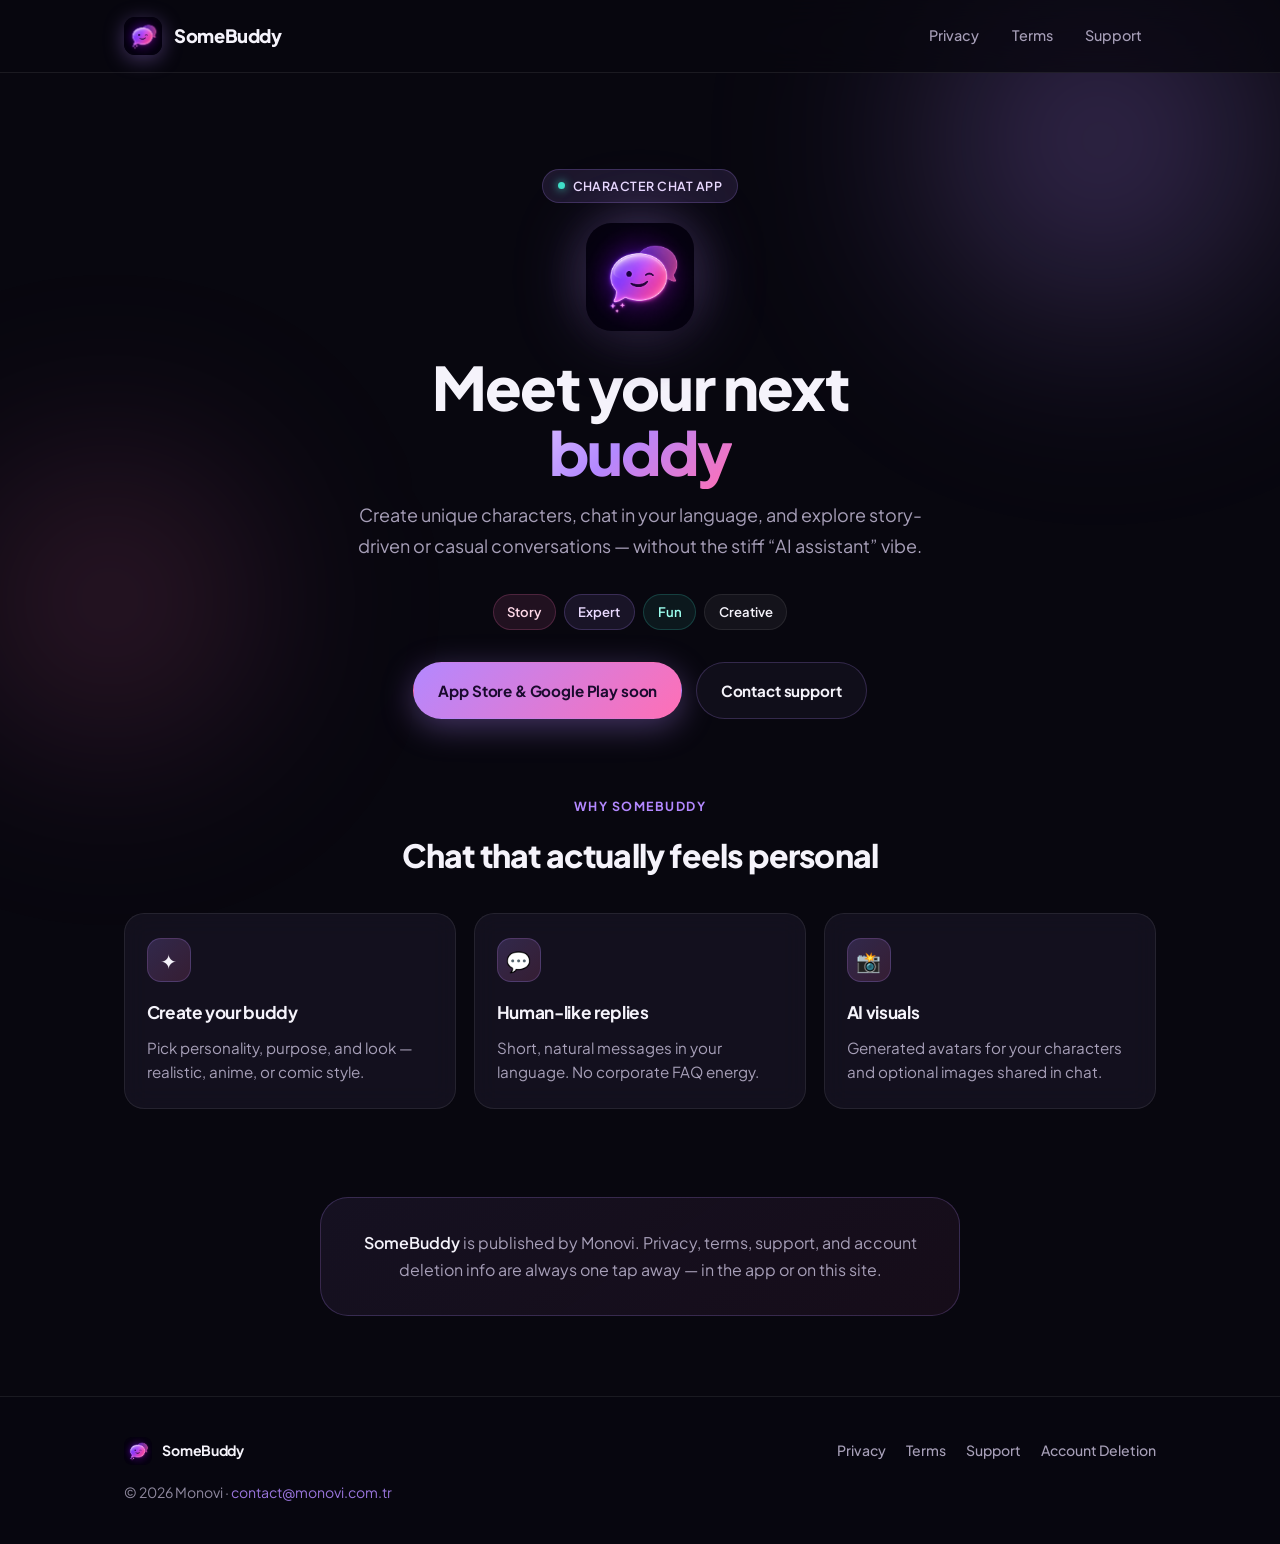
<file: index.html>
<!DOCTYPE html>
<html lang="en">
  <head>
    <meta charset="utf-8" />
    <meta name="viewport" content="width=device-width, initial-scale=1" />
    <title>SomeBuddy — Design your perfect buddy</title>
    <meta
      name="description"
      content="SomeBuddy lets you design AI characters with unique personalities, chat in your language, and explore story, expert advice, and fun conversation modes."
    />
    <meta name="theme-color" content="#08070F" />
    <link rel="icon" href="/assets/icon.png" />
    <link rel="stylesheet" href="/styles.css" />
  </head>
  <body>
    <header class="site-header">
      <div class="site-header-inner">
        <a class="brand" href="/">
          <img src="/assets/icon.png" alt="" width="38" height="38" />
          SomeBuddy
        </a>
        <nav class="nav">
          <a href="/privacy/">Privacy</a>
          <a href="/terms/">Terms</a>
          <a href="/support/">Support</a>
        </nav>
      </div>
    </header>

    <main>
      <section class="hero">
        <div class="hero-inner">
          <div class="eyebrow"><span class="eyebrow-dot"></span> Character chat app</div>
          <div class="hero-glow">
            <img class="hero-logo" src="/assets/icon.png" alt="SomeBuddy app icon" />
          </div>
          <h1>Meet your next <span class="gradient-text">buddy</span></h1>
          <p class="hero-lead">
            Create unique characters, chat in your language, and explore story-driven or casual
            conversations — without the stiff “AI assistant” vibe.
          </p>
          <div class="purpose-tags">
            <span class="purpose-tag">Story</span>
            <span class="purpose-tag">Expert</span>
            <span class="purpose-tag">Fun</span>
            <span class="purpose-tag">Creative</span>
          </div>
          <div class="cta-row">
            <a class="btn btn-primary" href="#download">App Store &amp; Google Play soon</a>
            <a class="btn btn-secondary" href="/support/">Contact support</a>
          </div>
        </div>
      </section>

      <section class="features-section">
        <div class="section-inner">
          <p class="section-label">Why SomeBuddy</p>
          <h2 class="section-title">Chat that actually feels personal</h2>
          <div class="features">
            <article class="feature">
              <div class="feature-icon" aria-hidden="true">✦</div>
              <h3>Create your buddy</h3>
              <p>Pick personality, purpose, and look — realistic, anime, or comic style.</p>
            </article>
            <article class="feature">
              <div class="feature-icon" aria-hidden="true">💬</div>
              <h3>Human-like replies</h3>
              <p>Short, natural messages in your language. No corporate FAQ energy.</p>
            </article>
            <article class="feature">
              <div class="feature-icon" aria-hidden="true">📸</div>
              <h3>AI visuals</h3>
              <p>Generated avatars for your characters and optional images shared in chat.</p>
            </article>
          </div>
        </div>
      </section>

      <section id="download" class="closing">
        <div class="section-inner">
          <div class="closing-card">
            <p>
              <strong>SomeBuddy</strong> is published by Monovi. Privacy, terms, support, and
              account deletion info are always one tap away — in the app or on this site.
            </p>
          </div>
        </div>
      </section>
    </main>

    <footer class="site-footer">
      <div class="footer-inner">
        <div class="footer-top">
          <div class="footer-brand">
            <img src="/assets/icon.png" alt="" width="28" height="28" />
            SomeBuddy
          </div>
          <div class="footer-links">
            <a href="/privacy/">Privacy</a>
            <a href="/terms/">Terms</a>
            <a href="/support/">Support</a>
            <a href="/account-deletion/">Account Deletion</a>
          </div>
        </div>
        <p class="footer-copy">&copy; <span id="y"></span> Monovi · <a href="mailto:contact@monovi.com.tr">contact@monovi.com.tr</a></p>
      </div>
    </footer>
    <script>
      document.getElementById('y').textContent = new Date().getFullYear();
    </script>
  </body>
</html>
</file>
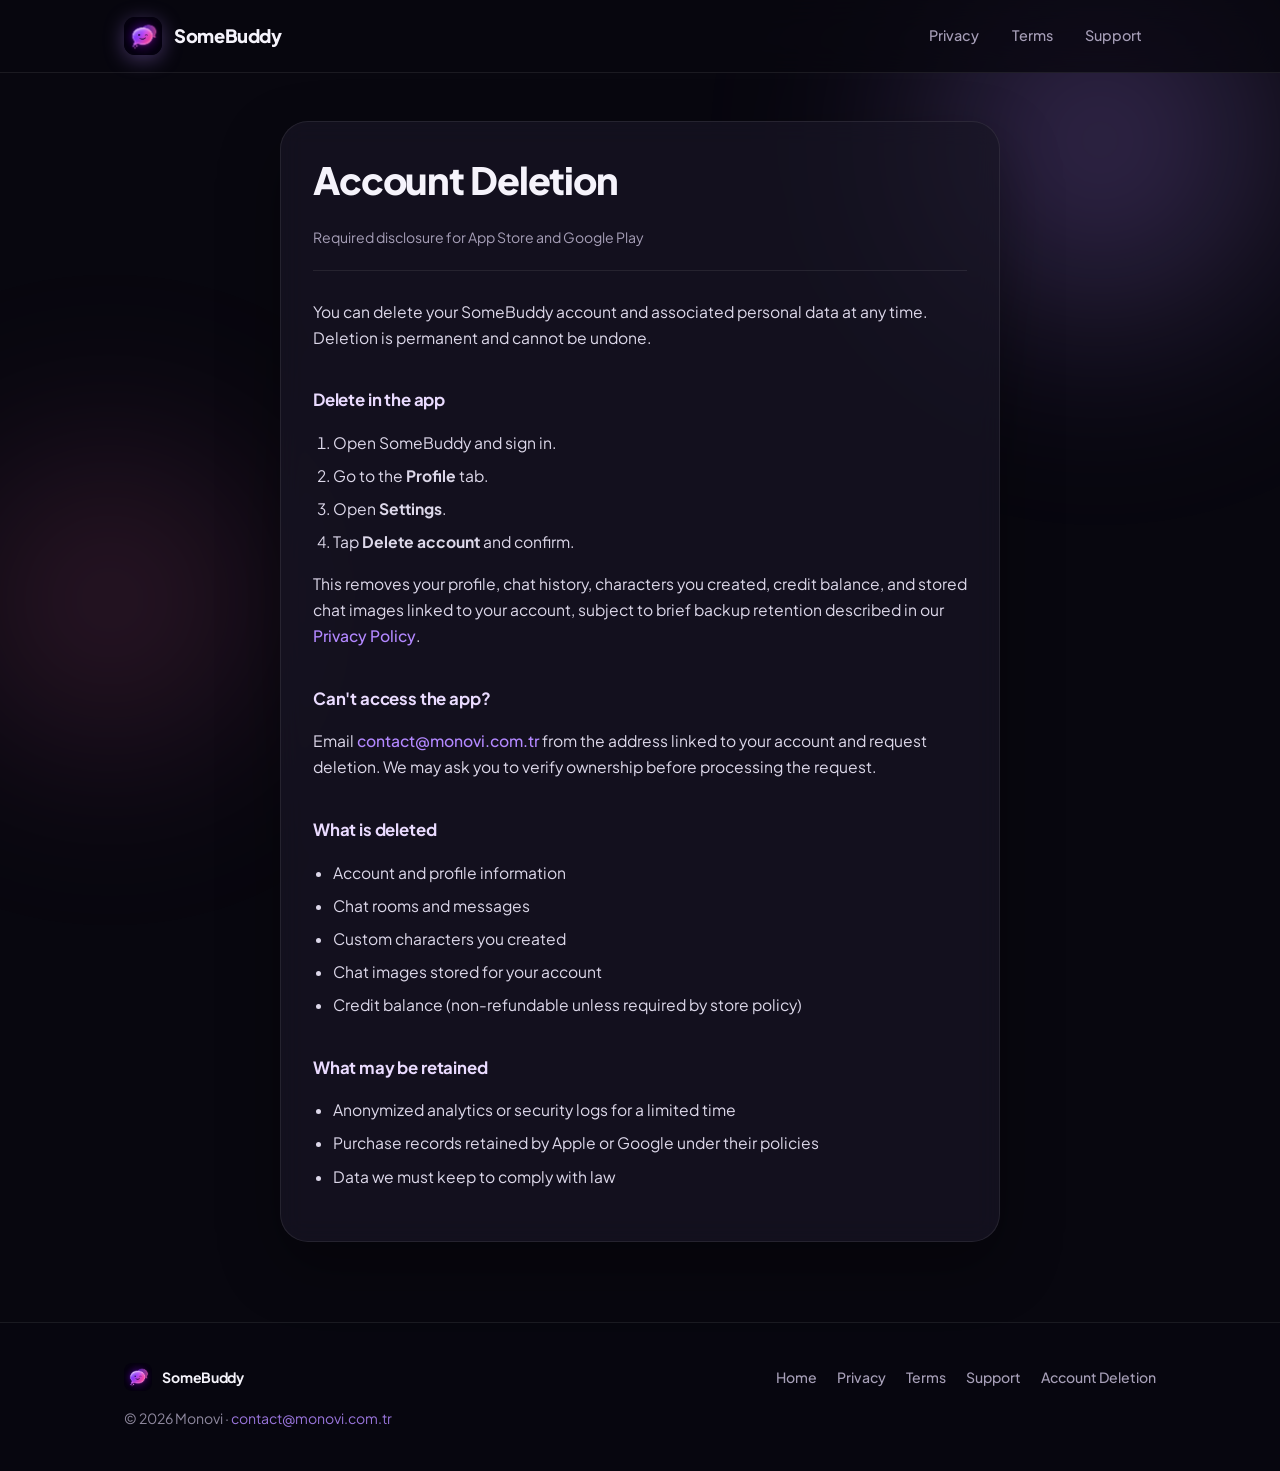
<file: account-deletion/index.html>
<!DOCTYPE html>
<html lang="en">
  <head>
    <meta charset="utf-8" />
    <meta name="viewport" content="width=device-width, initial-scale=1" />
    <title>Account Deletion — SomeBuddy</title>
    <meta name="theme-color" content="#08070F" />
    <link rel="icon" href="/assets/icon.png" />
    <link rel="stylesheet" href="/styles.css" />
  </head>
  <body>
    <header class="site-header">
      <div class="site-header-inner">
        <a class="brand" href="/">
          <img src="/assets/icon.png" alt="" width="36" height="36" />
          SomeBuddy
        </a>
        <nav class="nav">
          <a href="/privacy/">Privacy</a>
          <a href="/terms/">Terms</a>
          <a href="/support/">Support</a>
        </nav>
      </div>
    </header>

    <main class="page">
      <div class="page-wrap">
        <h1>Account Deletion</h1>
        <p class="meta">Required disclosure for App Store and Google Play</p>

        <p>
          You can delete your SomeBuddy account and associated personal data at any time. Deletion
          is permanent and cannot be undone.
        </p>

        <h2>Delete in the app</h2>
        <ol>
          <li>Open SomeBuddy and sign in.</li>
          <li>Go to the <strong>Profile</strong> tab.</li>
          <li>Open <strong>Settings</strong>.</li>
          <li>Tap <strong>Delete account</strong> and confirm.</li>
        </ol>
        <p>
          This removes your profile, chat history, characters you created, credit balance, and stored
          chat images linked to your account, subject to brief backup retention described in our
          <a href="/privacy/">Privacy Policy</a>.
        </p>

        <h2>Can't access the app?</h2>
        <p>
          Email
          <a href="mailto:contact@monovi.com.tr">contact@monovi.com.tr</a>
          from the address linked to your account and request deletion. We may ask you to verify
          ownership before processing the request.
        </p>

        <h2>What is deleted</h2>
        <ul>
          <li>Account and profile information</li>
          <li>Chat rooms and messages</li>
          <li>Custom characters you created</li>
          <li>Chat images stored for your account</li>
          <li>Credit balance (non-refundable unless required by store policy)</li>
        </ul>

        <h2>What may be retained</h2>
        <ul>
          <li>Anonymized analytics or security logs for a limited time</li>
          <li>Purchase records retained by Apple or Google under their policies</li>
          <li>Data we must keep to comply with law</li>
        </ul>
      </div>
    </main>

    <footer class="site-footer">
      <div class="footer-inner">
        <div class="footer-top">
          <div class="footer-brand">
            <img src="/assets/icon.png" alt="" width="28" height="28" />
            SomeBuddy
          </div>
          <div class="footer-links">
            <a href="/">Home</a>
            <a href="/privacy/">Privacy</a>
            <a href="/terms/">Terms</a>
            <a href="/support/">Support</a>
            <a href="/account-deletion/">Account Deletion</a>
          </div>
        </div>
        <p class="footer-copy">&copy; <span id="y"></span> Monovi · <a href="mailto:contact@monovi.com.tr">contact@monovi.com.tr</a></p>
      </div>
    </footer>
    <script>
      document.getElementById('y').textContent = new Date().getFullYear();
    </script>
  </body>
</html>
</file>
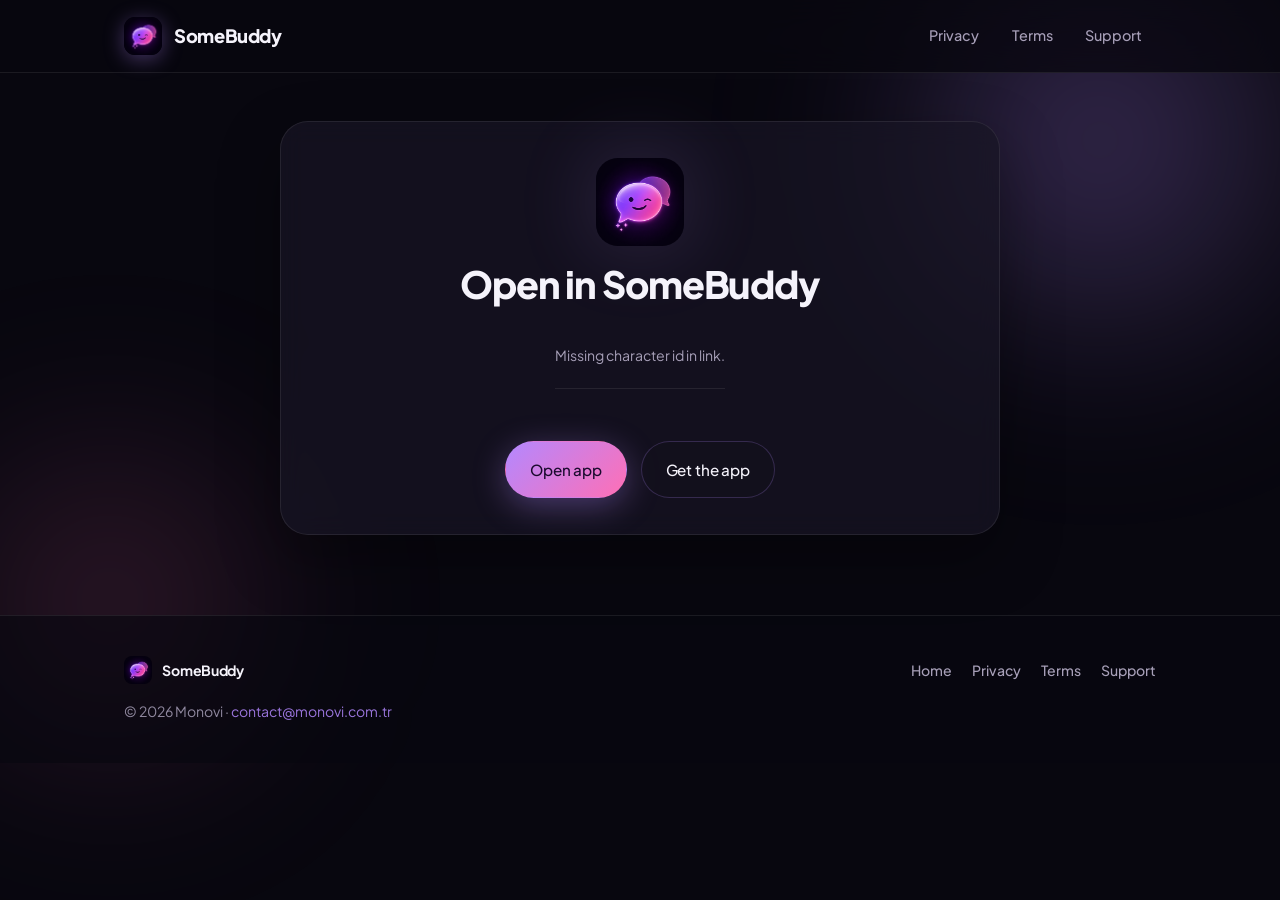
<file: character/index.html>
<!DOCTYPE html>
<html lang="en">
  <head>
    <meta charset="utf-8" />
    <meta name="viewport" content="width=device-width, initial-scale=1" />
    <title>SomeBuddy — Character</title>
    <meta name="theme-color" content="#08070F" />
    <link rel="icon" href="/assets/icon.png" />
    <link rel="stylesheet" href="/styles.css" />
  </head>
  <body>
    <header class="site-header">
      <div class="site-header-inner">
        <a class="brand" href="/">
          <img src="/assets/icon.png" alt="" width="38" height="38" />
          SomeBuddy
        </a>
        <nav class="nav">
          <a href="/privacy/">Privacy</a>
          <a href="/terms/">Terms</a>
          <a href="/support/">Support</a>
        </nav>
      </div>
    </header>

    <main class="page">
      <div class="page-wrap character-share">
        <img class="character-share-icon" src="/assets/icon.png" alt="" width="88" height="88" />
        <h1 id="title">Open in SomeBuddy</h1>
        <p class="meta" id="subtitle">This link opens a character profile in the SomeBuddy app.</p>
        <div class="cta-row" style="margin-top: 1.5rem">
          <a class="btn btn-primary" id="open-app" href="#">Open app</a>
          <a class="btn btn-secondary" href="/support/">Get the app</a>
        </div>
      </div>
    </main>

    <footer class="site-footer">
      <div class="footer-inner">
        <div class="footer-top">
          <div class="footer-brand">
            <img src="/assets/icon.png" alt="" width="28" height="28" />
            SomeBuddy
          </div>
          <div class="footer-links">
            <a href="/">Home</a>
            <a href="/privacy/">Privacy</a>
            <a href="/terms/">Terms</a>
            <a href="/support/">Support</a>
          </div>
        </div>
        <p class="footer-copy">&copy; <span id="y"></span> Monovi · <a href="mailto:contact@monovi.com.tr">contact@monovi.com.tr</a></p>
      </div>
    </footer>
    <script>
      (function () {
        var params = new URLSearchParams(window.location.search);
        var id = params.get('id') || '';
        var deep = id ? 'somebuddy://karakter/' + id : 'somebuddy://';
        document.getElementById('y').textContent = new Date().getFullYear();
        var open = document.getElementById('open-app');
        open.href = deep;
        if (!id) {
          document.getElementById('subtitle').textContent = 'Missing character id in link.';
          return;
        }
        open.addEventListener('click', function (e) {
          e.preventDefault();
          window.location.href = deep;
          setTimeout(function () {
            window.location.href = '/support/';
          }, 1200);
        });
      })();
    </script>
  </body>
</html>
</file>
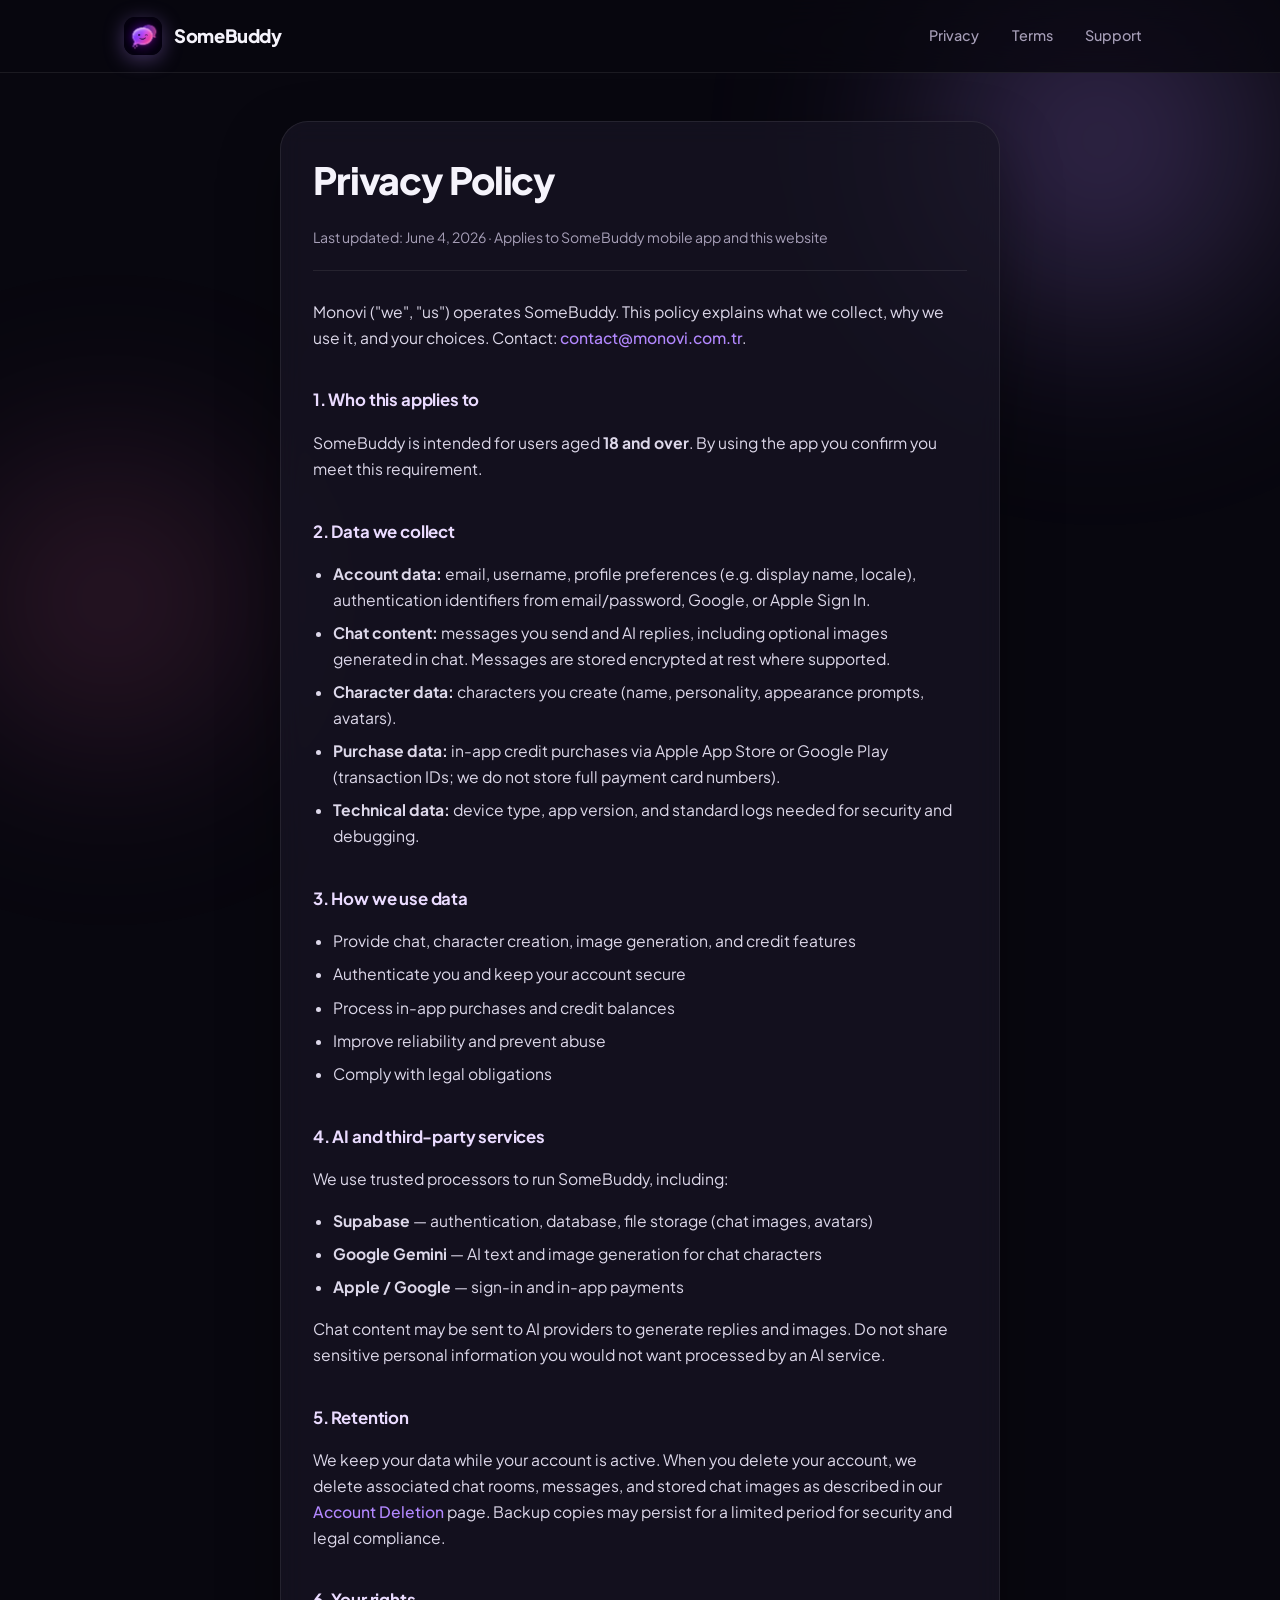
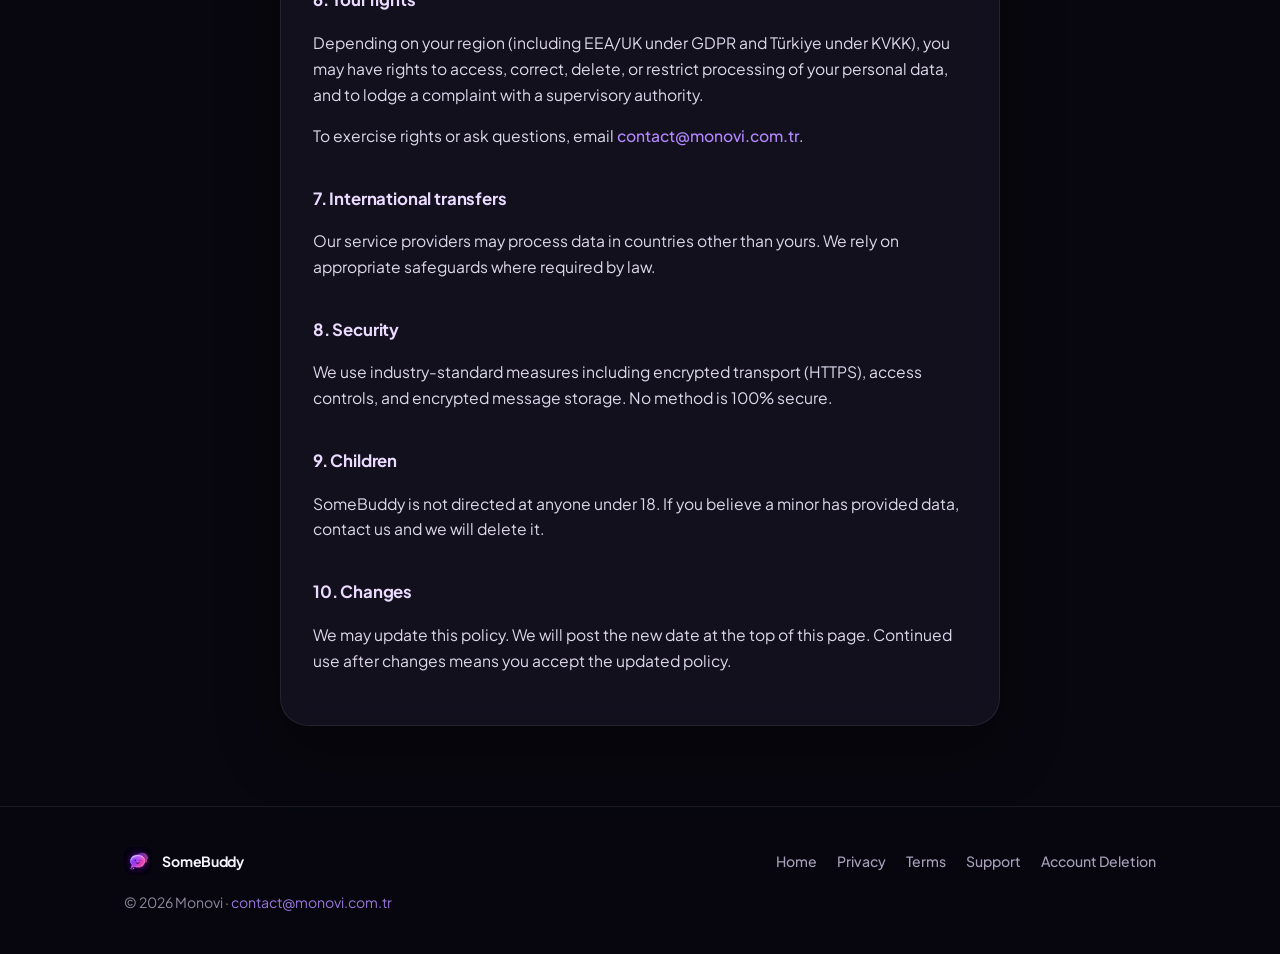
<file: privacy/index.html>
<!DOCTYPE html>
<html lang="en">
  <head>
    <meta charset="utf-8" />
    <meta name="viewport" content="width=device-width, initial-scale=1" />
    <title>Privacy Policy — SomeBuddy</title>
    <meta name="theme-color" content="#08070F" />
    <link rel="icon" href="/assets/icon.png" />
    <link rel="stylesheet" href="/styles.css" />
  </head>
  <body>
    <header class="site-header">
      <div class="site-header-inner">
        <a class="brand" href="/">
          <img src="/assets/icon.png" alt="" width="36" height="36" />
          SomeBuddy
        </a>
        <nav class="nav">
          <a href="/privacy/">Privacy</a>
          <a href="/terms/">Terms</a>
          <a href="/support/">Support</a>
        </nav>
      </div>
    </header>

    <main class="page">
      <div class="page-wrap">
        <h1>Privacy Policy</h1>
        <p class="meta">Last updated: June 4, 2026 · Applies to SomeBuddy mobile app and this website</p>

        <p>
          Monovi ("we", "us") operates SomeBuddy. This policy explains what we collect, why we use
          it, and your choices. Contact:
          <a href="mailto:contact@monovi.com.tr">contact@monovi.com.tr</a>.
        </p>

        <h2>1. Who this applies to</h2>
        <p>
          SomeBuddy is intended for users aged <strong>18 and over</strong>. By using the app you
          confirm you meet this requirement.
        </p>

        <h2>2. Data we collect</h2>
        <ul>
          <li>
            <strong>Account data:</strong> email, username, profile preferences (e.g. display name,
            locale), authentication identifiers from email/password, Google, or Apple Sign In.
          </li>
          <li>
            <strong>Chat content:</strong> messages you send and AI replies, including optional
            images generated in chat. Messages are stored encrypted at rest where supported.
          </li>
          <li>
            <strong>Character data:</strong> characters you create (name, personality, appearance
            prompts, avatars).
          </li>
          <li>
            <strong>Purchase data:</strong> in-app credit purchases via Apple App Store or Google
            Play (transaction IDs; we do not store full payment card numbers).
          </li>
          <li>
            <strong>Technical data:</strong> device type, app version, and standard logs needed for
            security and debugging.
          </li>
        </ul>

        <h2>3. How we use data</h2>
        <ul>
          <li>Provide chat, character creation, image generation, and credit features</li>
          <li>Authenticate you and keep your account secure</li>
          <li>Process in-app purchases and credit balances</li>
          <li>Improve reliability and prevent abuse</li>
          <li>Comply with legal obligations</li>
        </ul>

        <h2>4. AI and third-party services</h2>
        <p>We use trusted processors to run SomeBuddy, including:</p>
        <ul>
          <li>
            <strong>Supabase</strong> — authentication, database, file storage (chat images,
            avatars)
          </li>
          <li><strong>Google Gemini</strong> — AI text and image generation for chat characters</li>
          <li><strong>Apple / Google</strong> — sign-in and in-app payments</li>
        </ul>
        <p>
          Chat content may be sent to AI providers to generate replies and images. Do not share
          sensitive personal information you would not want processed by an AI service.
        </p>

        <h2>5. Retention</h2>
        <p>
          We keep your data while your account is active. When you delete your account, we delete
          associated chat rooms, messages, and stored chat images as described in our
          <a href="/account-deletion/">Account Deletion</a> page. Backup copies may persist for a
          limited period for security and legal compliance.
        </p>

        <h2>6. Your rights</h2>
        <p>
          Depending on your region (including EEA/UK under GDPR and Türkiye under KVKK), you may
          have rights to access, correct, delete, or restrict processing of your personal data, and
          to lodge a complaint with a supervisory authority.
        </p>
        <p>
          To exercise rights or ask questions, email
          <a href="mailto:contact@monovi.com.tr">contact@monovi.com.tr</a>.
        </p>

        <h2>7. International transfers</h2>
        <p>
          Our service providers may process data in countries other than yours. We rely on
          appropriate safeguards where required by law.
        </p>

        <h2>8. Security</h2>
        <p>
          We use industry-standard measures including encrypted transport (HTTPS), access controls,
          and encrypted message storage. No method is 100% secure.
        </p>

        <h2>9. Children</h2>
        <p>
          SomeBuddy is not directed at anyone under 18. If you believe a minor has provided data,
          contact us and we will delete it.
        </p>

        <h2>10. Changes</h2>
        <p>
          We may update this policy. We will post the new date at the top of this page. Continued
          use after changes means you accept the updated policy.
        </p>
      </div>
    </main>

    <footer class="site-footer">
      <div class="footer-inner">
        <div class="footer-top">
          <div class="footer-brand">
            <img src="/assets/icon.png" alt="" width="28" height="28" />
            SomeBuddy
          </div>
          <div class="footer-links">
            <a href="/">Home</a>
            <a href="/privacy/">Privacy</a>
            <a href="/terms/">Terms</a>
            <a href="/support/">Support</a>
            <a href="/account-deletion/">Account Deletion</a>
          </div>
        </div>
        <p class="footer-copy">&copy; <span id="y"></span> Monovi · <a href="mailto:contact@monovi.com.tr">contact@monovi.com.tr</a></p>
      </div>
    </footer>
    <script>
      document.getElementById('y').textContent = new Date().getFullYear();
    </script>
  </body>
</html>
</file>
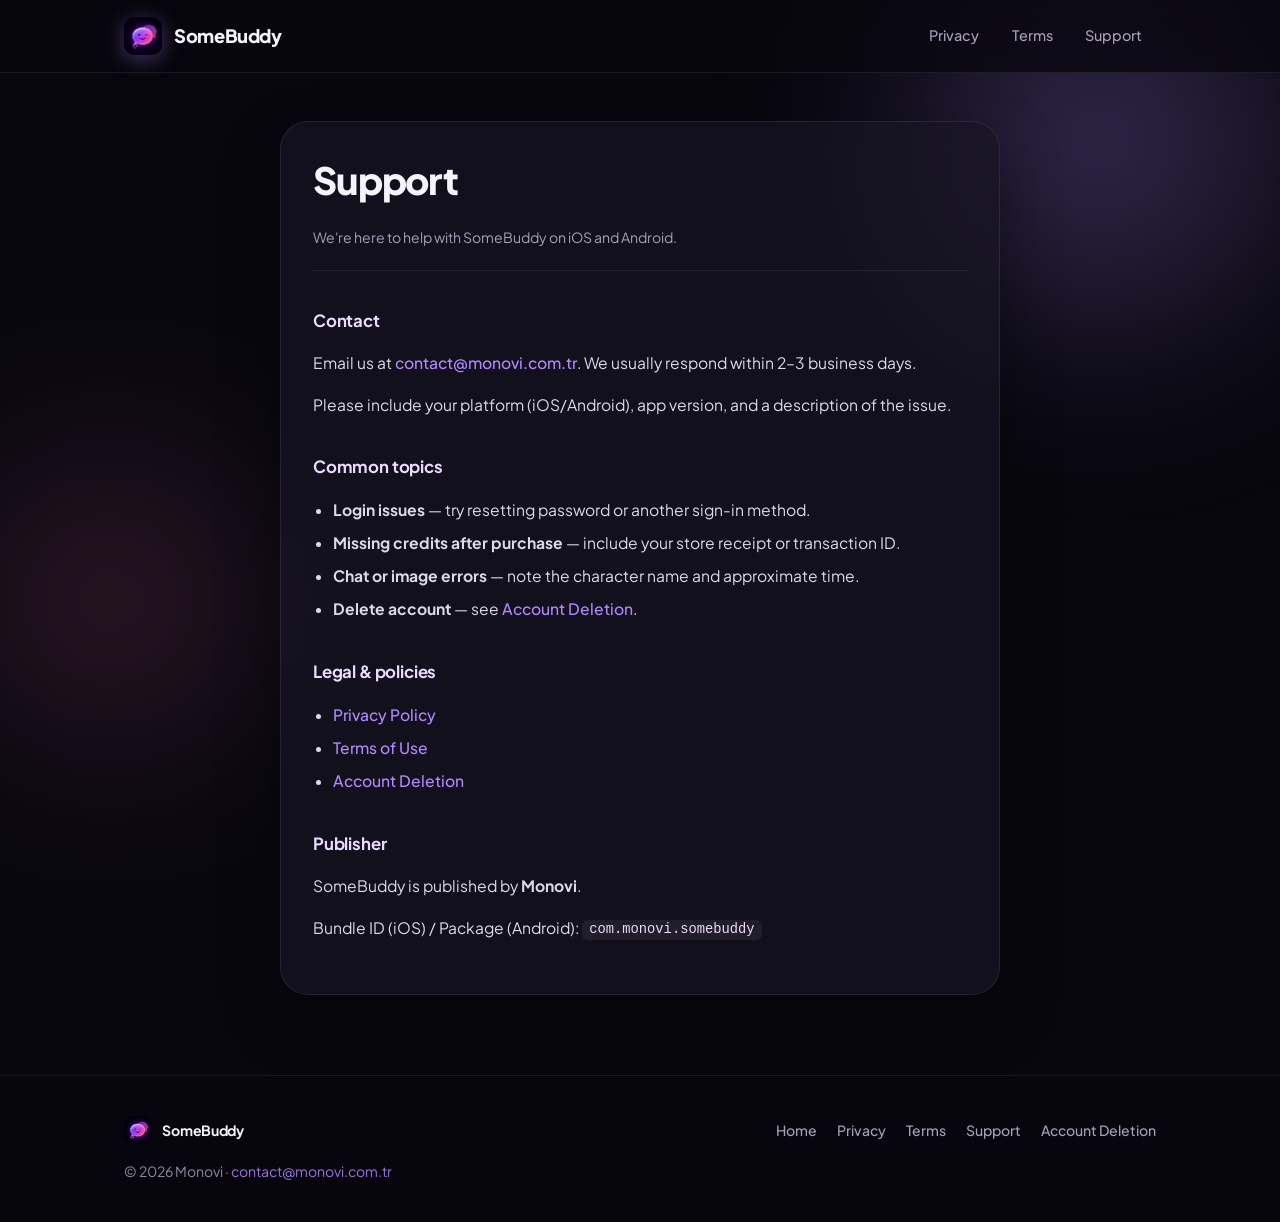
<file: support/index.html>
<!DOCTYPE html>
<html lang="en">
  <head>
    <meta charset="utf-8" />
    <meta name="viewport" content="width=device-width, initial-scale=1" />
    <title>Support — SomeBuddy</title>
    <meta name="theme-color" content="#08070F" />
    <link rel="icon" href="/assets/icon.png" />
    <link rel="stylesheet" href="/styles.css" />
  </head>
  <body>
    <header class="site-header">
      <div class="site-header-inner">
        <a class="brand" href="/">
          <img src="/assets/icon.png" alt="" width="36" height="36" />
          SomeBuddy
        </a>
        <nav class="nav">
          <a href="/privacy/">Privacy</a>
          <a href="/terms/">Terms</a>
          <a href="/support/">Support</a>
        </nav>
      </div>
    </header>

    <main class="page">
      <div class="page-wrap">
        <h1>Support</h1>
        <p class="meta">We're here to help with SomeBuddy on iOS and Android.</p>

        <h2>Contact</h2>
        <p>
          Email us at
          <a href="mailto:contact@monovi.com.tr">contact@monovi.com.tr</a>. We usually
          respond within 2–3 business days.
        </p>
        <p>Please include your platform (iOS/Android), app version, and a description of the issue.</p>

        <h2>Common topics</h2>
        <ul>
          <li><strong>Login issues</strong> — try resetting password or another sign-in method.</li>
          <li><strong>Missing credits after purchase</strong> — include your store receipt or transaction ID.</li>
          <li><strong>Chat or image errors</strong> — note the character name and approximate time.</li>
          <li><strong>Delete account</strong> — see <a href="/account-deletion/">Account Deletion</a>.</li>
        </ul>

        <h2>Legal &amp; policies</h2>
        <ul>
          <li><a href="/privacy/">Privacy Policy</a></li>
          <li><a href="/terms/">Terms of Use</a></li>
          <li><a href="/account-deletion/">Account Deletion</a></li>
        </ul>

        <h2>Publisher</h2>
        <p>SomeBuddy is published by <strong>Monovi</strong>.</p>
        <p>Bundle ID (iOS) / Package (Android): <code>com.monovi.somebuddy</code></p>
      </div>
    </main>

    <footer class="site-footer">
      <div class="footer-inner">
        <div class="footer-top">
          <div class="footer-brand">
            <img src="/assets/icon.png" alt="" width="28" height="28" />
            SomeBuddy
          </div>
          <div class="footer-links">
            <a href="/">Home</a>
            <a href="/privacy/">Privacy</a>
            <a href="/terms/">Terms</a>
            <a href="/support/">Support</a>
            <a href="/account-deletion/">Account Deletion</a>
          </div>
        </div>
        <p class="footer-copy">&copy; <span id="y"></span> Monovi · <a href="mailto:contact@monovi.com.tr">contact@monovi.com.tr</a></p>
      </div>
    </footer>
    <script>
      document.getElementById('y').textContent = new Date().getFullYear();
    </script>
  </body>
</html>
</file>
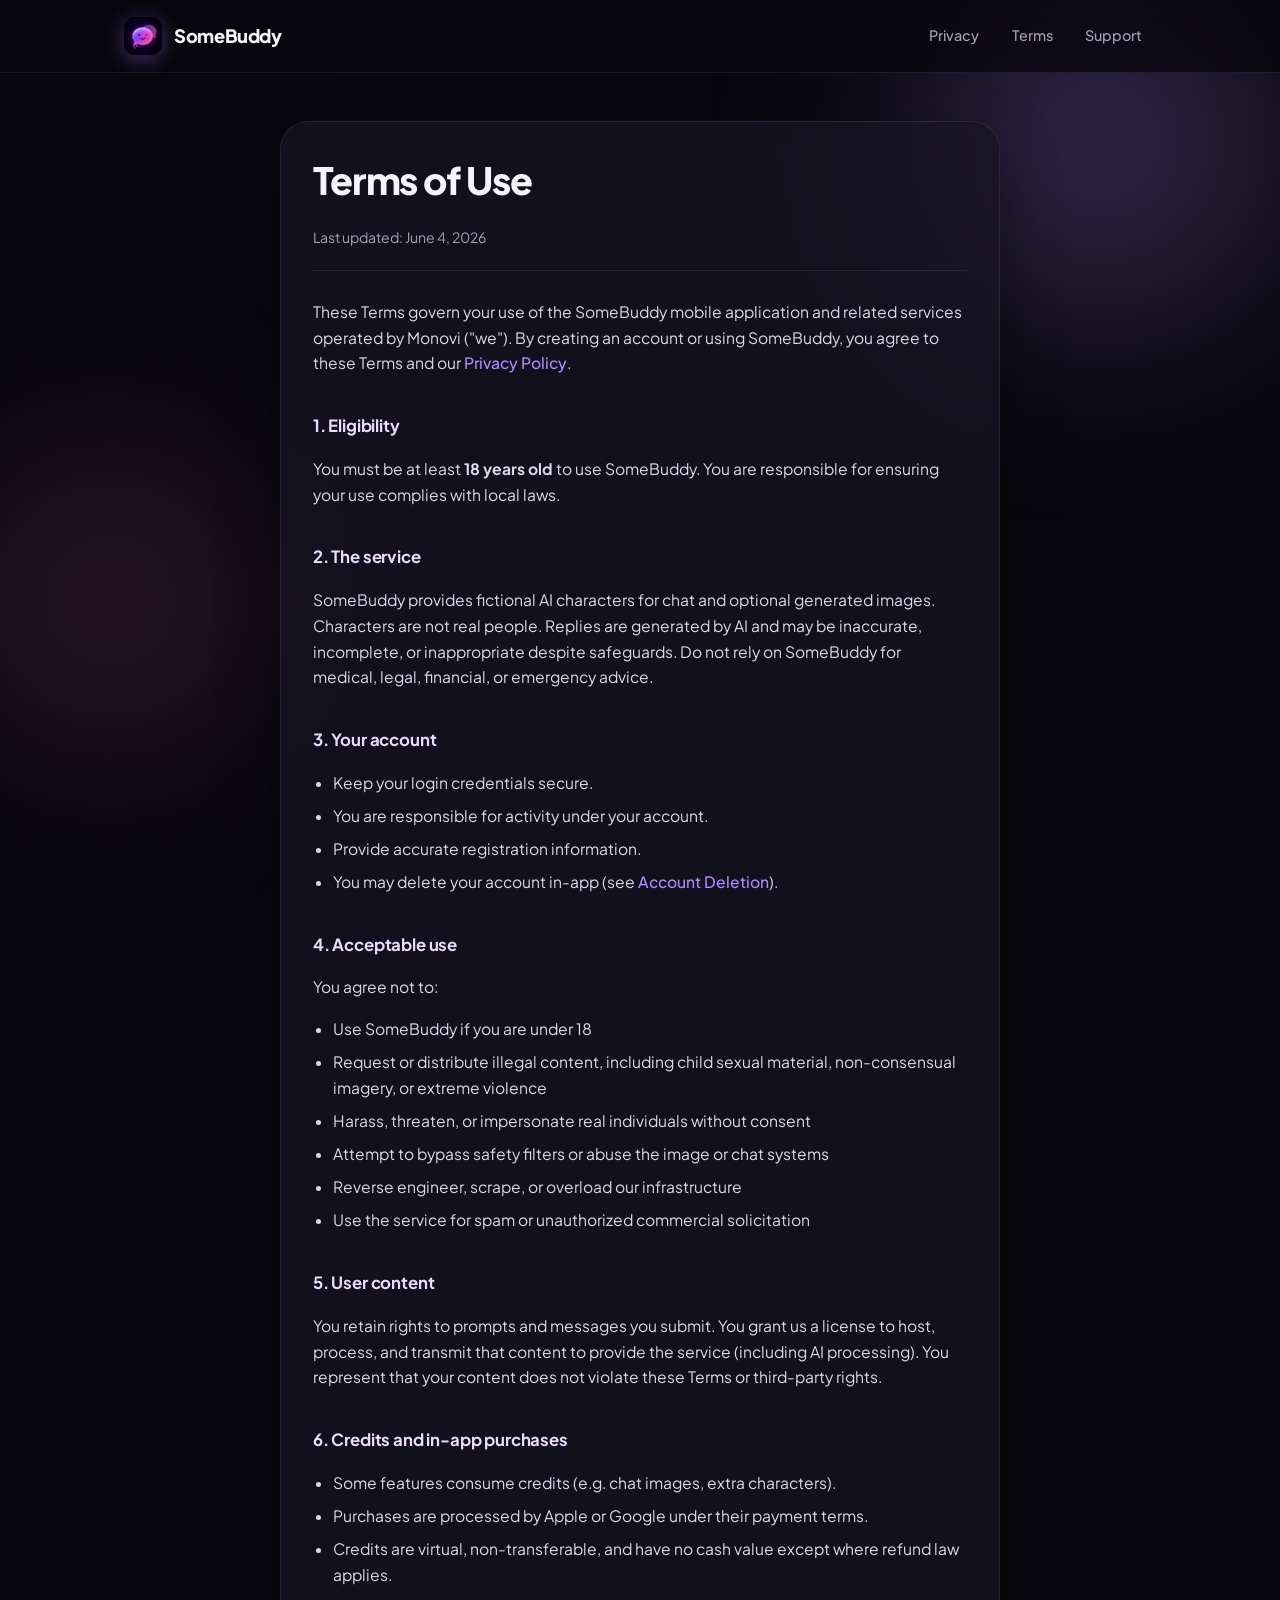
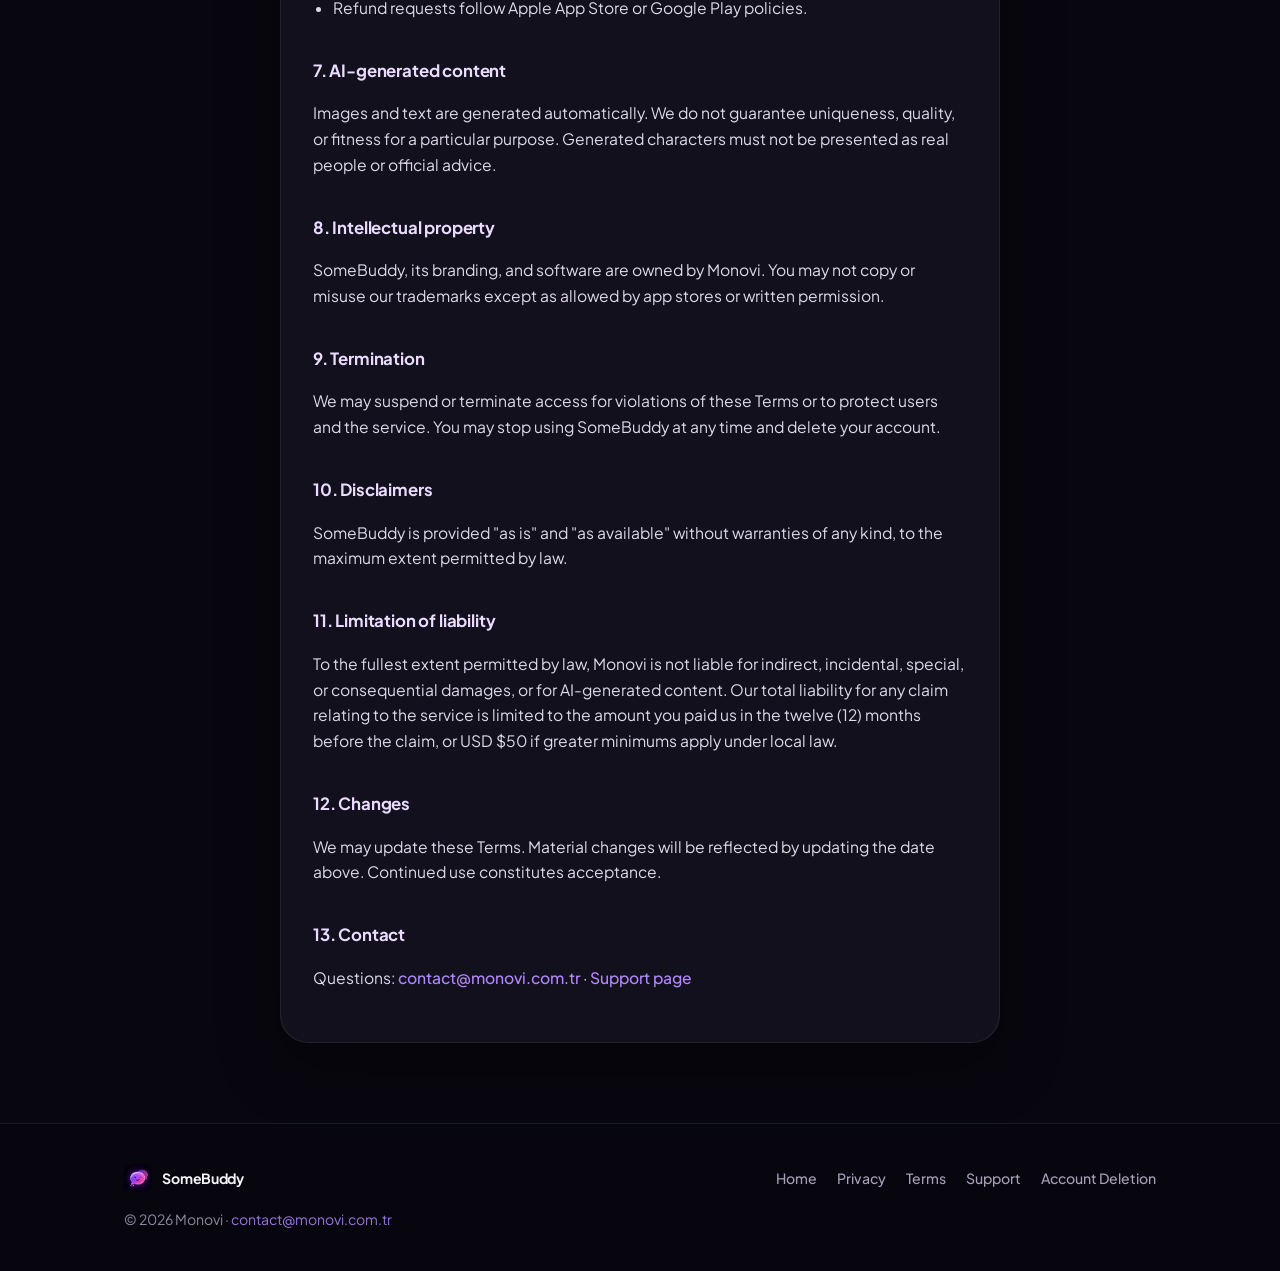
<file: terms/index.html>
<!DOCTYPE html>
<html lang="en">
  <head>
    <meta charset="utf-8" />
    <meta name="viewport" content="width=device-width, initial-scale=1" />
    <title>Terms of Use — SomeBuddy</title>
    <meta name="theme-color" content="#08070F" />
    <link rel="icon" href="/assets/icon.png" />
    <link rel="stylesheet" href="/styles.css" />
  </head>
  <body>
    <header class="site-header">
      <div class="site-header-inner">
        <a class="brand" href="/">
          <img src="/assets/icon.png" alt="" width="36" height="36" />
          SomeBuddy
        </a>
        <nav class="nav">
          <a href="/privacy/">Privacy</a>
          <a href="/terms/">Terms</a>
          <a href="/support/">Support</a>
        </nav>
      </div>
    </header>

    <main class="page">
      <div class="page-wrap">
        <h1>Terms of Use</h1>
        <p class="meta">Last updated: June 4, 2026</p>

        <p>
          These Terms govern your use of the SomeBuddy mobile application and related services
          operated by Monovi ("we"). By creating an account or using SomeBuddy, you agree to these
          Terms and our <a href="/privacy/">Privacy Policy</a>.
        </p>

        <h2>1. Eligibility</h2>
        <p>
          You must be at least <strong>18 years old</strong> to use SomeBuddy. You are responsible
          for ensuring your use complies with local laws.
        </p>

        <h2>2. The service</h2>
        <p>
          SomeBuddy provides fictional AI characters for chat and optional generated images.
          Characters are not real people. Replies are generated by AI and may be inaccurate,
          incomplete, or inappropriate despite safeguards. Do not rely on SomeBuddy for medical,
          legal, financial, or emergency advice.
        </p>

        <h2>3. Your account</h2>
        <ul>
          <li>Keep your login credentials secure.</li>
          <li>You are responsible for activity under your account.</li>
          <li>Provide accurate registration information.</li>
          <li>You may delete your account in-app (see <a href="/account-deletion/">Account Deletion</a>).</li>
        </ul>

        <h2>4. Acceptable use</h2>
        <p>You agree not to:</p>
        <ul>
          <li>Use SomeBuddy if you are under 18</li>
          <li>Request or distribute illegal content, including child sexual material, non-consensual imagery, or extreme violence</li>
          <li>Harass, threaten, or impersonate real individuals without consent</li>
          <li>Attempt to bypass safety filters or abuse the image or chat systems</li>
          <li>Reverse engineer, scrape, or overload our infrastructure</li>
          <li>Use the service for spam or unauthorized commercial solicitation</li>
        </ul>

        <h2>5. User content</h2>
        <p>
          You retain rights to prompts and messages you submit. You grant us a license to host,
          process, and transmit that content to provide the service (including AI processing). You
          represent that your content does not violate these Terms or third-party rights.
        </p>

        <h2>6. Credits and in-app purchases</h2>
        <ul>
          <li>Some features consume credits (e.g. chat images, extra characters).</li>
          <li>Purchases are processed by Apple or Google under their payment terms.</li>
          <li>Credits are virtual, non-transferable, and have no cash value except where refund law applies.</li>
          <li>Refund requests follow Apple App Store or Google Play policies.</li>
        </ul>

        <h2>7. AI-generated content</h2>
        <p>
          Images and text are generated automatically. We do not guarantee uniqueness, quality, or
          fitness for a particular purpose. Generated characters must not be presented as real
          people or official advice.
        </p>

        <h2>8. Intellectual property</h2>
        <p>
          SomeBuddy, its branding, and software are owned by Monovi. You may not copy or misuse our
          trademarks except as allowed by app stores or written permission.
        </p>

        <h2>9. Termination</h2>
        <p>
          We may suspend or terminate access for violations of these Terms or to protect users and
          the service. You may stop using SomeBuddy at any time and delete your account.
        </p>

        <h2>10. Disclaimers</h2>
        <p>
          SomeBuddy is provided "as is" and "as available" without warranties of any kind, to the
          maximum extent permitted by law.
        </p>

        <h2>11. Limitation of liability</h2>
        <p>
          To the fullest extent permitted by law, Monovi is not liable for indirect, incidental,
          special, or consequential damages, or for AI-generated content. Our total liability for
          any claim relating to the service is limited to the amount you paid us in the twelve (12)
          months before the claim, or USD $50 if greater minimums apply under local law.
        </p>

        <h2>12. Changes</h2>
        <p>
          We may update these Terms. Material changes will be reflected by updating the date above.
          Continued use constitutes acceptance.
        </p>

        <h2>13. Contact</h2>
        <p>
          Questions:
          <a href="mailto:contact@monovi.com.tr">contact@monovi.com.tr</a> ·
          <a href="/support/">Support page</a>
        </p>
      </div>
    </main>

    <footer class="site-footer">
      <div class="footer-inner">
        <div class="footer-top">
          <div class="footer-brand">
            <img src="/assets/icon.png" alt="" width="28" height="28" />
            SomeBuddy
          </div>
          <div class="footer-links">
            <a href="/">Home</a>
            <a href="/privacy/">Privacy</a>
            <a href="/terms/">Terms</a>
            <a href="/support/">Support</a>
            <a href="/account-deletion/">Account Deletion</a>
          </div>
        </div>
        <p class="footer-copy">&copy; <span id="y"></span> Monovi · <a href="mailto:contact@monovi.com.tr">contact@monovi.com.tr</a></p>
      </div>
    </footer>
    <script>
      document.getElementById('y').textContent = new Date().getFullYear();
    </script>
  </body>
</html>
</file>
<file: styles.css>
@import url('https://fonts.googleapis.com/css2?family=Plus+Jakarta+Sans:ital,wght@0,400;0,500;0,600;0,700;0,800;1,400&display=swap');

:root {
  --bg: #08070f;
  --bg-elevated: #13111d;
  --bg-card: rgba(24, 21, 36, 0.72);
  --text: #f5f3fb;
  --muted: #a79fb8;
  --primary: #b388ff;
  --secondary: #ff6fb5;
  --tertiary: #3fe0c8;
  --border: rgba(255, 255, 255, 0.08);
  --border-strong: rgba(179, 136, 255, 0.22);
  --max: 720px;
  --page-max: 1080px;
  --radius-lg: 20px;
  --radius-xl: 28px;
  --font: 'Plus Jakarta Sans', system-ui, -apple-system, sans-serif;
  --shadow-glow: 0 0 80px rgba(179, 136, 255, 0.18);
}

* {
  box-sizing: border-box;
}

html {
  scroll-behavior: smooth;
}

body {
  margin: 0;
  font-family: var(--font);
  background: var(--bg);
  color: var(--text);
  line-height: 1.65;
  font-size: 1rem;
  -webkit-font-smoothing: antialiased;
  min-height: 100vh;
  position: relative;
  overflow-x: hidden;
}

body::before,
body::after {
  content: '';
  position: fixed;
  border-radius: 50%;
  filter: blur(90px);
  pointer-events: none;
  z-index: 0;
}

body::before {
  width: 520px;
  height: 520px;
  top: -120px;
  right: -80px;
  background: radial-gradient(circle, rgba(179, 136, 255, 0.35), transparent 70%);
}

body::after {
  width: 420px;
  height: 420px;
  bottom: 10%;
  left: -100px;
  background: radial-gradient(circle, rgba(255, 111, 181, 0.22), transparent 70%);
}

a {
  color: var(--primary);
  text-decoration: none;
  transition: color 0.2s ease;
}

a:hover {
  color: #d4b8ff;
}

.site-header,
main,
.site-footer {
  position: relative;
  z-index: 1;
}

.site-header {
  position: sticky;
  top: 0;
  z-index: 20;
  backdrop-filter: blur(16px) saturate(1.2);
  background: rgba(8, 7, 15, 0.78);
  border-bottom: 1px solid var(--border);
}

.site-header-inner,
.page-wrap,
.hero-inner,
.footer-inner,
.section-inner {
  max-width: var(--page-max);
  margin: 0 auto;
  padding: 0 1.5rem;
}

.site-header-inner {
  display: flex;
  align-items: center;
  justify-content: space-between;
  min-height: 72px;
}

.brand {
  display: flex;
  align-items: center;
  gap: 0.75rem;
  color: var(--text);
  font-weight: 800;
  font-size: 1.15rem;
  letter-spacing: -0.02em;
  text-decoration: none;
}

.brand:hover {
  color: var(--text);
  text-decoration: none;
}

.brand img {
  width: 38px;
  height: 38px;
  border-radius: 11px;
  box-shadow: 0 4px 20px rgba(179, 136, 255, 0.35);
}

.nav {
  display: flex;
  gap: 0.35rem;
  flex-wrap: wrap;
  font-size: 0.9rem;
  font-weight: 500;
}

.nav a {
  color: var(--muted);
  padding: 0.45rem 0.85rem;
  border-radius: 999px;
  text-decoration: none;
  transition: background 0.2s, color 0.2s;
}

.nav a:hover {
  color: var(--text);
  background: rgba(255, 255, 255, 0.06);
  text-decoration: none;
}

/* —— Landing hero —— */
.hero {
  padding: 5rem 0 2rem;
}

.hero-inner {
  display: flex;
  flex-direction: column;
  align-items: center;
  text-align: center;
}

.hero-glow {
  position: relative;
  display: flex;
  justify-content: center;
  align-items: center;
  margin-bottom: 1.5rem;
}

.hero-glow::before {
  content: '';
  position: absolute;
  inset: -30%;
  background: radial-gradient(circle, rgba(179, 136, 255, 0.45), transparent 65%);
  filter: blur(20px);
  z-index: 0;
}

.hero-logo {
  position: relative;
  z-index: 1;
  width: 108px;
  height: 108px;
  border-radius: 26px;
  box-shadow: var(--shadow-glow), 0 16px 40px rgba(0, 0, 0, 0.45);
}

.eyebrow {
  display: inline-flex;
  align-items: center;
  gap: 0.5rem;
  padding: 0.35rem 0.9rem;
  margin: 0 0 1.25rem;
  border-radius: 999px;
  font-size: 0.78rem;
  font-weight: 600;
  letter-spacing: 0.04em;
  text-transform: uppercase;
  color: #eadbff;
  background: rgba(179, 136, 255, 0.12);
  border: 1px solid var(--border-strong);
}

.eyebrow-dot {
  width: 7px;
  height: 7px;
  border-radius: 50%;
  background: var(--tertiary);
  box-shadow: 0 0 10px var(--tertiary);
}

.hero h1 {
  font-size: clamp(2.35rem, 6vw, 3.75rem);
  line-height: 1.08;
  margin: 0 0 1rem;
  font-weight: 800;
  letter-spacing: -0.03em;
  max-width: 14ch;
  margin-left: auto;
  margin-right: auto;
}

.gradient-text {
  background: linear-gradient(135deg, #d4b8ff 0%, var(--primary) 40%, var(--secondary) 100%);
  -webkit-background-clip: text;
  background-clip: text;
  color: transparent;
}

.hero-lead {
  max-width: 580px;
  margin: 0 auto 2rem;
  color: var(--muted);
  font-size: 1.125rem;
  line-height: 1.7;
  font-weight: 400;
}

.purpose-tags {
  display: flex;
  flex-wrap: wrap;
  justify-content: center;
  gap: 0.5rem;
  margin-bottom: 2rem;
}

.purpose-tag {
  padding: 0.4rem 0.85rem;
  border-radius: 999px;
  font-size: 0.82rem;
  font-weight: 600;
  color: #ffd9e8;
  background: rgba(255, 111, 181, 0.1);
  border: 1px solid rgba(255, 111, 181, 0.2);
}

.purpose-tag:nth-child(2) {
  color: #eadbff;
  background: rgba(179, 136, 255, 0.1);
  border-color: rgba(179, 136, 255, 0.22);
}

.purpose-tag:nth-child(3) {
  color: #9cffef;
  background: rgba(63, 224, 200, 0.08);
  border-color: rgba(63, 224, 200, 0.2);
}

.purpose-tag:nth-child(4) {
  color: #f5f3fb;
  background: rgba(255, 255, 255, 0.05);
  border-color: var(--border);
}

.cta-row {
  display: flex;
  gap: 0.85rem;
  justify-content: center;
  flex-wrap: wrap;
}

.btn {
  display: inline-flex;
  align-items: center;
  justify-content: center;
  gap: 0.5rem;
  padding: 0.95rem 1.5rem;
  border-radius: 999px;
  font-weight: 700;
  font-size: 0.95rem;
  letter-spacing: -0.01em;
  border: 1px solid transparent;
  text-decoration: none;
  transition: transform 0.2s ease, box-shadow 0.2s ease, background 0.2s;
}

.btn:hover {
  text-decoration: none;
  transform: translateY(-2px);
}

.btn-primary {
  background: linear-gradient(135deg, var(--primary), var(--secondary));
  color: #1a0a2e;
  box-shadow: 0 8px 32px rgba(179, 136, 255, 0.35);
}

.btn-primary:hover {
  color: #12061f;
  box-shadow: 0 12px 40px rgba(255, 111, 181, 0.35);
}

.btn-secondary {
  border-color: var(--border-strong);
  color: var(--text);
  background: rgba(19, 17, 29, 0.8);
}

.btn-secondary:hover {
  color: var(--text);
  background: rgba(31, 27, 46, 0.95);
}

/* —— Features —— */
.section-label {
  text-align: center;
  font-size: 0.78rem;
  font-weight: 700;
  letter-spacing: 0.12em;
  text-transform: uppercase;
  color: var(--primary);
  margin-bottom: 0.75rem;
}

.section-title {
  text-align: center;
  font-size: clamp(1.5rem, 3vw, 2rem);
  font-weight: 800;
  letter-spacing: -0.025em;
  margin: 0 0 2rem;
}

.features-section {
  padding: 2rem 0 3.5rem;
}

.features {
  display: grid;
  grid-template-columns: repeat(auto-fit, minmax(260px, 1fr));
  gap: 1.15rem;
}

.feature {
  background: var(--bg-card);
  border: 1px solid var(--border);
  border-radius: var(--radius-lg);
  padding: 1.5rem 1.35rem;
  backdrop-filter: blur(12px);
  transition: border-color 0.25s, transform 0.25s, box-shadow 0.25s;
}

.feature:hover {
  border-color: var(--border-strong);
  transform: translateY(-4px);
  box-shadow: 0 20px 50px rgba(0, 0, 0, 0.35);
}

.feature-icon {
  width: 44px;
  height: 44px;
  display: flex;
  align-items: center;
  justify-content: center;
  border-radius: 14px;
  font-size: 1.25rem;
  margin-bottom: 1rem;
  background: linear-gradient(135deg, rgba(179, 136, 255, 0.2), rgba(255, 111, 181, 0.15));
  border: 1px solid var(--border-strong);
}

.feature h3 {
  margin: 0 0 0.55rem;
  font-size: 1.08rem;
  font-weight: 700;
  letter-spacing: -0.02em;
}

.feature p {
  margin: 0;
  color: var(--muted);
  font-size: 0.95rem;
  line-height: 1.6;
}

/* —— Closing CTA —— */
.closing {
  padding: 2rem 0 5rem;
  text-align: center;
}

.closing-card {
  max-width: 640px;
  margin: 0 auto;
  padding: 2rem 1.75rem;
  border-radius: var(--radius-xl);
  background: linear-gradient(145deg, rgba(179, 136, 255, 0.08), rgba(255, 111, 181, 0.06));
  border: 1px solid var(--border-strong);
}

.closing-card p {
  margin: 0;
  color: var(--muted);
  font-size: 1rem;
  line-height: 1.65;
}

.closing-card strong {
  color: var(--text);
  font-weight: 600;
}

/* —— Legal / prose pages —— */
.page {
  padding: 3rem 0 5rem;
}

.page-wrap {
  max-width: var(--max);
  background: var(--bg-card);
  border: 1px solid var(--border);
  border-radius: var(--radius-xl);
  padding: 2.25rem 2rem;
  backdrop-filter: blur(12px);
  box-shadow: 0 24px 60px rgba(0, 0, 0, 0.35);
}

.page h1 {
  margin-top: 0;
  font-size: clamp(1.85rem, 4vw, 2.35rem);
  font-weight: 800;
  letter-spacing: -0.03em;
  line-height: 1.15;
}

.page h2 {
  margin-top: 2.25rem;
  margin-bottom: 0.65rem;
  font-size: 1.05rem;
  font-weight: 700;
  letter-spacing: -0.01em;
  color: #eadbff;
}

.page p,
.page li {
  color: #ddd8ea;
  font-size: 0.98rem;
}

.page ul,
.page ol {
  padding-left: 1.25rem;
}

.page li {
  margin-bottom: 0.45rem;
}

.page .meta {
  color: var(--muted);
  font-size: 0.88rem;
  margin-bottom: 1.75rem;
  padding-bottom: 1.25rem;
  border-bottom: 1px solid var(--border);
}

.page code {
  font-size: 0.88em;
  padding: 0.15rem 0.45rem;
  border-radius: 6px;
  background: rgba(255, 255, 255, 0.06);
  color: #eadbff;
}

.page a {
  font-weight: 500;
}

/* —— Footer —— */
.site-footer {
  border-top: 1px solid var(--border);
  padding: 2.5rem 0;
  color: var(--muted);
  font-size: 0.88rem;
  background: rgba(8, 7, 15, 0.6);
}

.footer-inner {
  display: flex;
  flex-direction: column;
  gap: 1rem;
}

.footer-top {
  display: flex;
  flex-wrap: wrap;
  align-items: center;
  justify-content: space-between;
  gap: 1rem;
}

.footer-brand {
  display: flex;
  align-items: center;
  gap: 0.65rem;
  font-weight: 700;
  color: var(--text);
  letter-spacing: -0.02em;
}

.footer-brand img {
  width: 28px;
  height: 28px;
  border-radius: 8px;
}

.footer-links {
  display: flex;
  flex-wrap: wrap;
  gap: 0.35rem 1.25rem;
}

.footer-links a {
  color: var(--muted);
  font-weight: 500;
}

.footer-links a:hover {
  color: var(--text);
}

.footer-copy {
  margin: 0;
  opacity: 0.85;
}

@media (max-width: 640px) {
  .nav {
    gap: 0.15rem;
  }

  .nav a {
    padding: 0.35rem 0.6rem;
    font-size: 0.82rem;
  }

  .hero {
    padding-top: 3.5rem;
  }

  .page-wrap {
    padding: 1.5rem 1.15rem;
    border-radius: var(--radius-lg);
  }
}

@media (min-width: 900px) {
  .hero {
    padding-top: 6rem;
  }
}

.character-share {
  text-align: center;
  display: flex;
  flex-direction: column;
  align-items: center;
}

.character-share-icon {
  border-radius: 22px;
  margin-bottom: 1rem;
  box-shadow: var(--shadow-glow);
}
</file>
